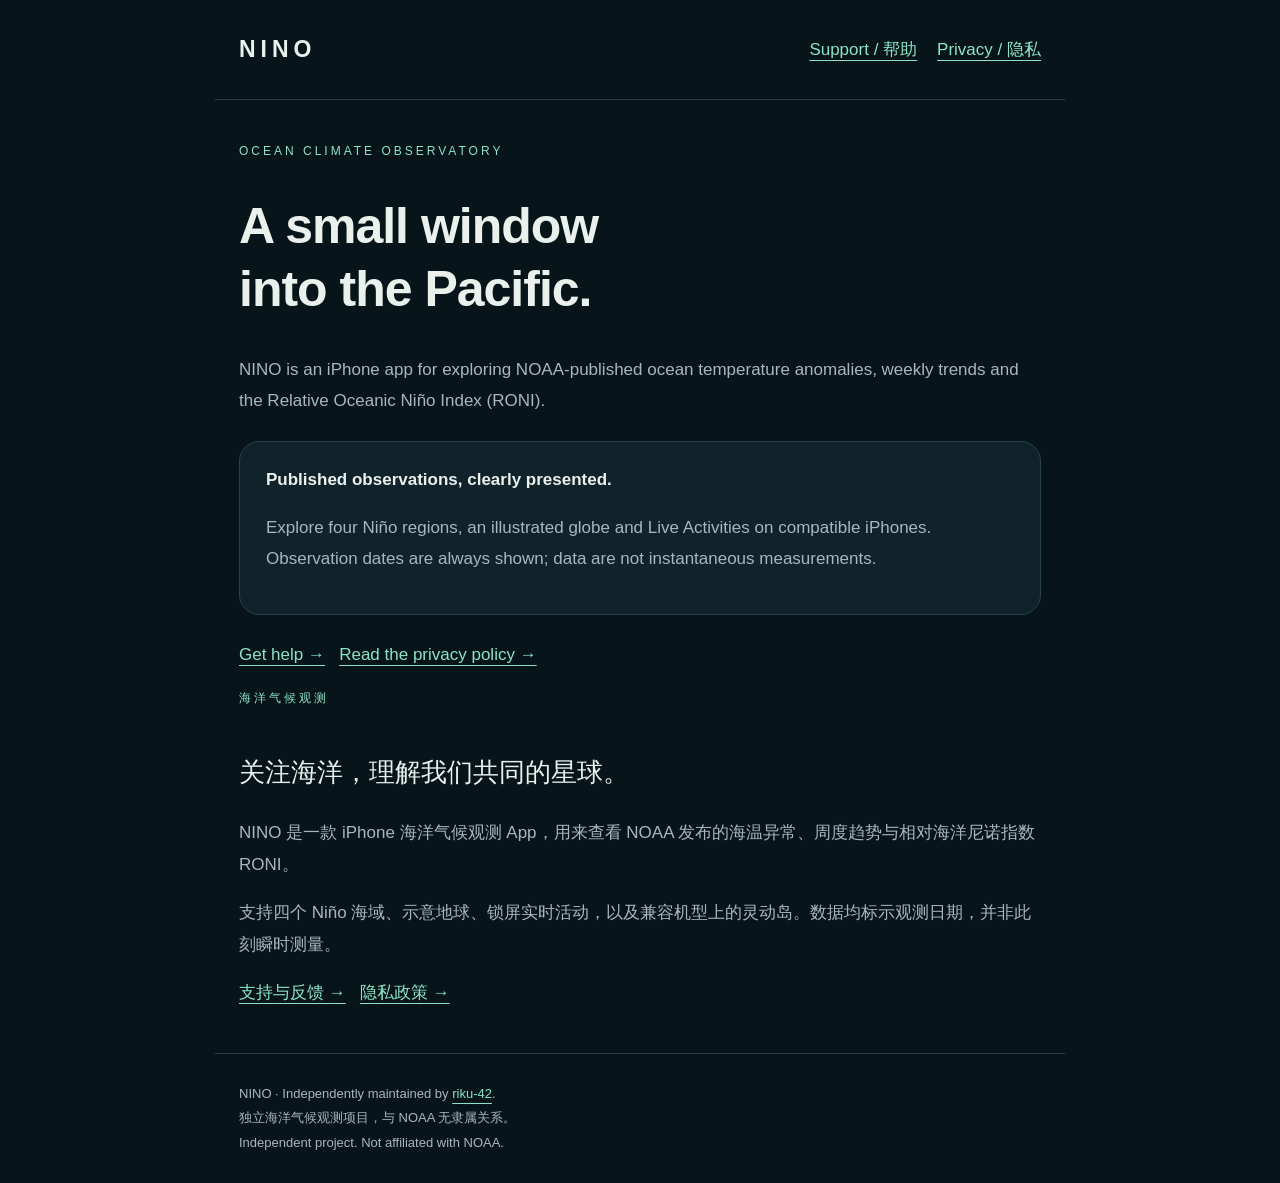
<file: index.html>
<!doctype html><html lang="en"><head><meta charset="utf-8"><meta name="viewport" content="width=device-width,initial-scale=1"><meta name="description" content="NINO ocean climate monitor — official support and privacy information, in English and Simplified Chinese."><title>Ocean Climate Observatory · NINO</title><link rel="icon" href="icon.png"><link rel="stylesheet" href="style.css"></head><body><a class="skip" href="#main">Skip to content</a><header><a class="brand" href="./">NINO</a><nav aria-label="Main"><a href="support.html">Support / 帮助</a><a href="privacy.html">Privacy / 隐私</a></nav></header><main id="main"><p class="eyebrow">OCEAN CLIMATE OBSERVATORY</p><h1>A small window<br>into the Pacific.</h1><p>NINO is an iPhone app for exploring NOAA-published ocean temperature anomalies, weekly trends and the Relative Oceanic Niño Index (RONI).</p><div class="card"><strong>Published observations, clearly presented.</strong><p>Explore four Niño regions, an illustrated globe and Live Activities on compatible iPhones. Observation dates are always shown; data are not instantaneous measurements.</p></div><p><a href="support.html">Get help →</a> &nbsp; <a href="privacy.html">Read the privacy policy →</a></p><section lang="zh-Hans"><p class="eyebrow">海洋气候观测</p><h2>关注海洋，理解我们共同的星球。</h2><p>NINO 是一款 iPhone 海洋气候观测 App，用来查看 NOAA 发布的海温异常、周度趋势与相对海洋尼诺指数 RONI。</p><p>支持四个 Niño 海域、示意地球、锁屏实时活动，以及兼容机型上的灵动岛。数据均标示观测日期，并非此刻瞬时测量。</p><p><a href="support.html#zh">支持与反馈 →</a> &nbsp; <a href="privacy.html#zh">隐私政策 →</a></p></section></main><footer>NINO · Independently maintained by <a href="https://github.com/riku-42">riku-42</a>.<br><span lang="zh-Hans">独立海洋气候观测项目，与 NOAA 无隶属关系。</span><br>Independent project. Not affiliated with NOAA.</footer></body></html>
</file>
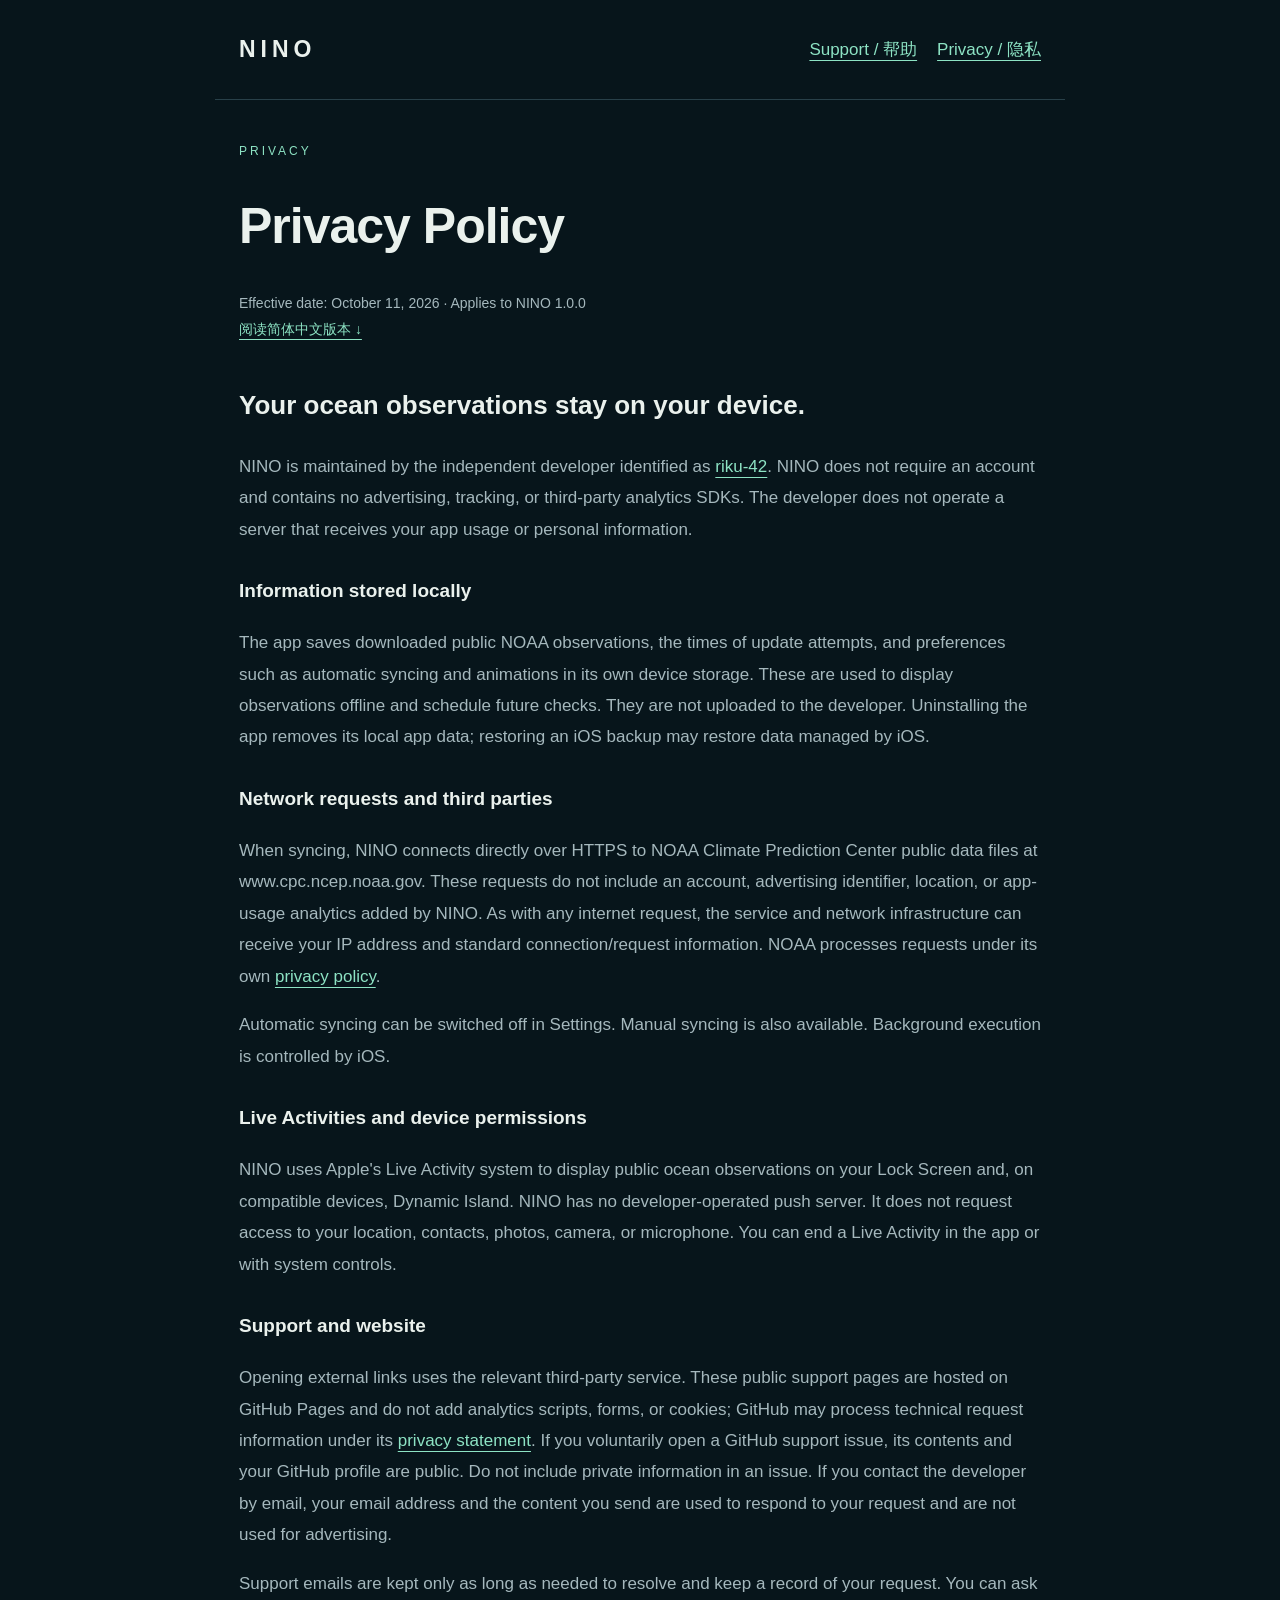
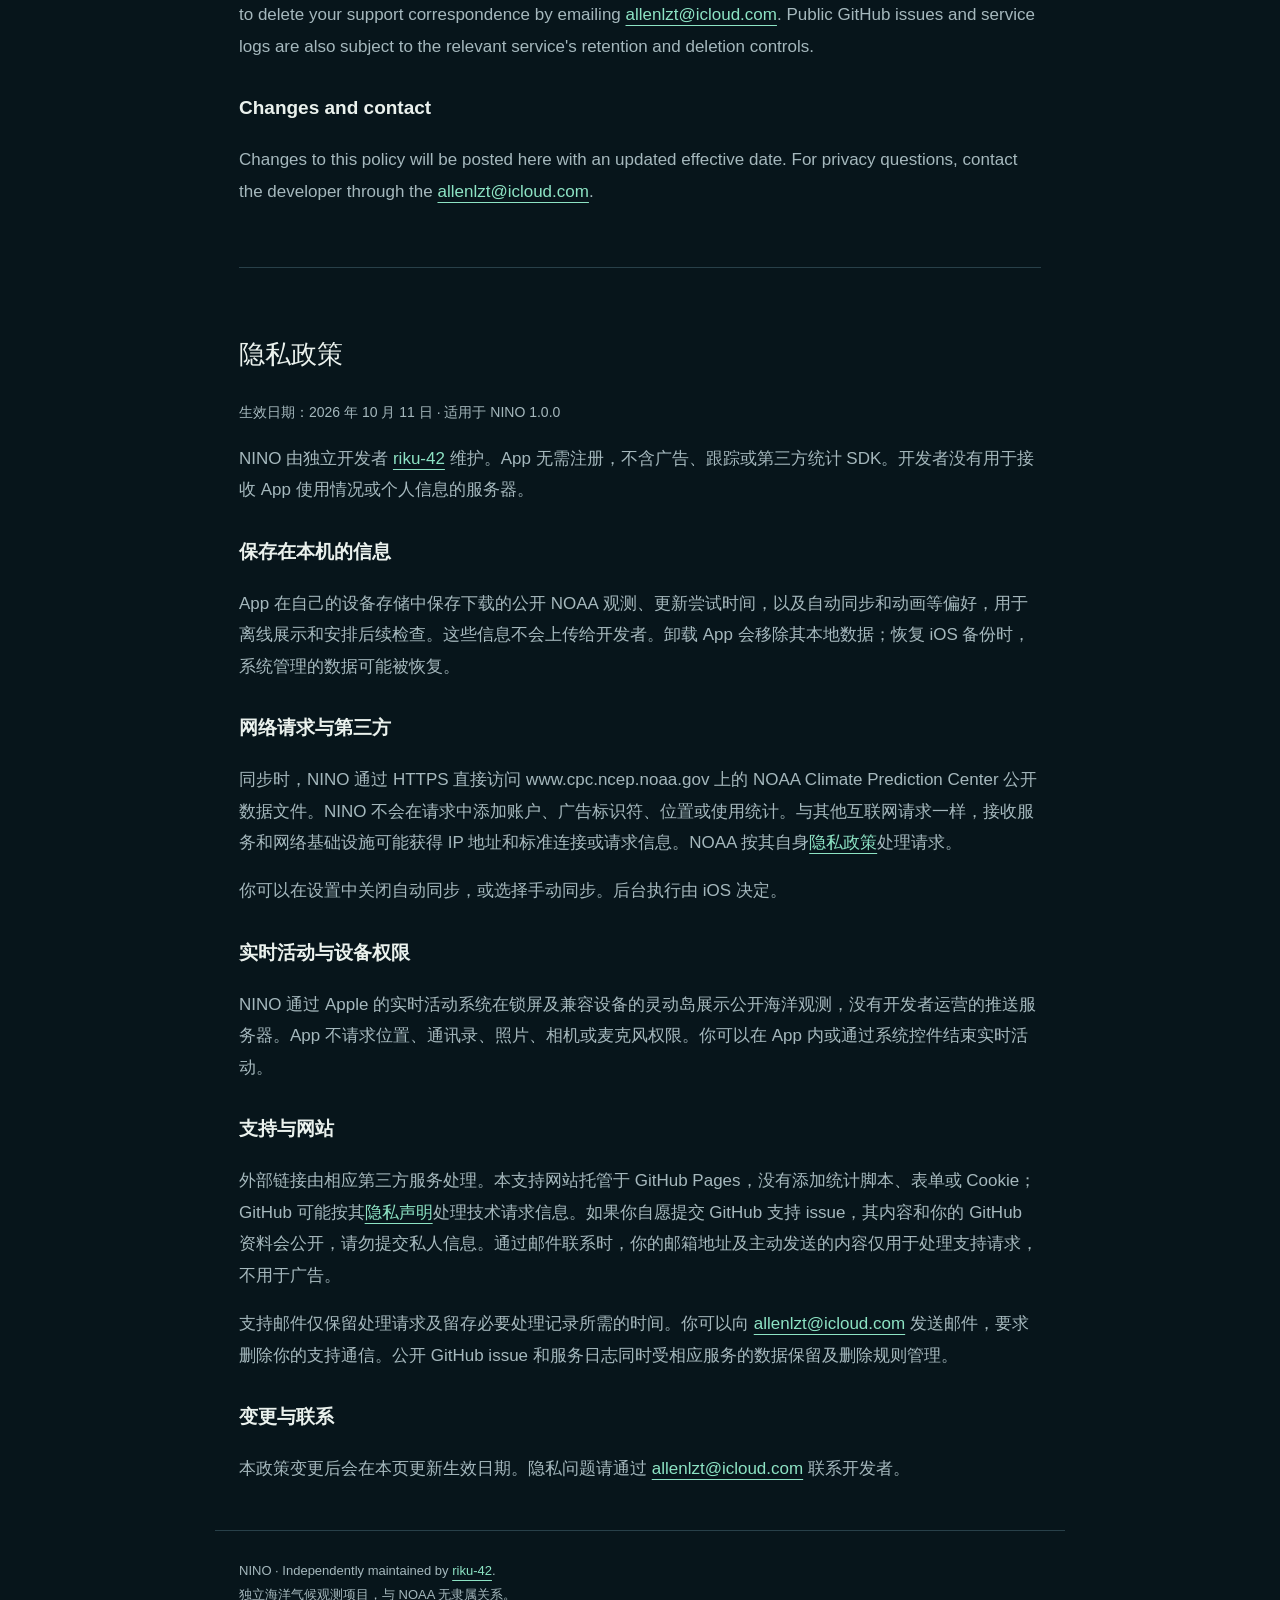
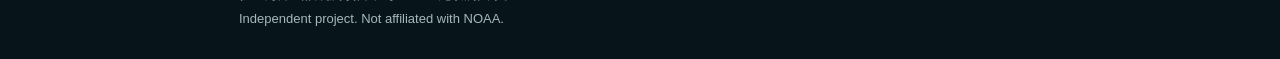
<file: privacy.html>
<!doctype html><html lang="en"><head><meta charset="utf-8"><meta name="viewport" content="width=device-width,initial-scale=1"><meta name="description" content="NINO ocean climate monitor — official support and privacy information, in English and Simplified Chinese."><title>Privacy Policy · NINO</title><link rel="icon" href="icon.png"><link rel="stylesheet" href="style.css"></head><body><a class="skip" href="#main">Skip to content</a><header><a class="brand" href="./">NINO</a><nav aria-label="Main"><a href="support.html">Support / 帮助</a><a href="privacy.html">Privacy / 隐私</a></nav></header><main id="main"><p class="eyebrow">PRIVACY</p><h1>Privacy Policy</h1><p class="note">Effective date: October 11, 2026 · Applies to NINO 1.0.0<br><a href="#zh" lang="zh-Hans">阅读简体中文版本 ↓</a></p>
<section aria-label="English privacy policy"><h2>Your ocean observations stay on your device.</h2><p>NINO is maintained by the independent developer identified as <a href="https://github.com/riku-42">riku-42</a>. NINO does not require an account and contains no advertising, tracking, or third-party analytics SDKs. The developer does not operate a server that receives your app usage or personal information.</p>
<h3>Information stored locally</h3><p>The app saves downloaded public NOAA observations, the times of update attempts, and preferences such as automatic syncing and animations in its own device storage. These are used to display observations offline and schedule future checks. They are not uploaded to the developer. Uninstalling the app removes its local app data; restoring an iOS backup may restore data managed by iOS.</p>
<h3>Network requests and third parties</h3><p>When syncing, NINO connects directly over HTTPS to NOAA Climate Prediction Center public data files at www.cpc.ncep.noaa.gov. These requests do not include an account, advertising identifier, location, or app-usage analytics added by NINO. As with any internet request, the service and network infrastructure can receive your IP address and standard connection/request information. NOAA processes requests under its own <a href="https://www.noaa.gov/protecting-your-privacy">privacy policy</a>.</p><p>Automatic syncing can be switched off in Settings. Manual syncing is also available. Background execution is controlled by iOS.</p>
<h3>Live Activities and device permissions</h3><p>NINO uses Apple's Live Activity system to display public ocean observations on your Lock Screen and, on compatible devices, Dynamic Island. NINO has no developer-operated push server. It does not request access to your location, contacts, photos, camera, or microphone. You can end a Live Activity in the app or with system controls.</p>
<h3>Support and website</h3><p>Opening external links uses the relevant third-party service. These public support pages are hosted on GitHub Pages and do not add analytics scripts, forms, or cookies; GitHub may process technical request information under its <a href="https://docs.github.com/en/site-policy/privacy-policies/github-general-privacy-statement">privacy statement</a>. If you voluntarily open a GitHub support issue, its contents and your GitHub profile are public. Do not include private information in an issue. If you contact the developer by email, your email address and the content you send are used to respond to your request and are not used for advertising.</p>
<p>Support emails are kept only as long as needed to resolve and keep a record of your request. You can ask to delete your support correspondence by emailing <a href="mailto:allenlzt@icloud.com">allenlzt@icloud.com</a>. Public GitHub issues and service logs are also subject to the relevant service's retention and deletion controls.</p><h3>Changes and contact</h3><p>Changes to this policy will be posted here with an updated effective date. For privacy questions, contact the developer through the <a href="mailto:allenlzt@icloud.com">allenlzt@icloud.com</a>.</p></section>
<section id="zh" lang="zh-Hans"><h2>隐私政策</h2><p class="note">生效日期：2026 年 10 月 11 日 · 适用于 NINO 1.0.0</p><p>NINO 由独立开发者 <a href="https://github.com/riku-42">riku-42</a> 维护。App 无需注册，不含广告、跟踪或第三方统计 SDK。开发者没有用于接收 App 使用情况或个人信息的服务器。</p>
<h3>保存在本机的信息</h3><p>App 在自己的设备存储中保存下载的公开 NOAA 观测、更新尝试时间，以及自动同步和动画等偏好，用于离线展示和安排后续检查。这些信息不会上传给开发者。卸载 App 会移除其本地数据；恢复 iOS 备份时，系统管理的数据可能被恢复。</p>
<h3>网络请求与第三方</h3><p>同步时，NINO 通过 HTTPS 直接访问 www.cpc.ncep.noaa.gov 上的 NOAA Climate Prediction Center 公开数据文件。NINO 不会在请求中添加账户、广告标识符、位置或使用统计。与其他互联网请求一样，接收服务和网络基础设施可能获得 IP 地址和标准连接或请求信息。NOAA 按其自身<a href="https://www.noaa.gov/protecting-your-privacy">隐私政策</a>处理请求。</p><p>你可以在设置中关闭自动同步，或选择手动同步。后台执行由 iOS 决定。</p>
<h3>实时活动与设备权限</h3><p>NINO 通过 Apple 的实时活动系统在锁屏及兼容设备的灵动岛展示公开海洋观测，没有开发者运营的推送服务器。App 不请求位置、通讯录、照片、相机或麦克风权限。你可以在 App 内或通过系统控件结束实时活动。</p>
<h3>支持与网站</h3><p>外部链接由相应第三方服务处理。本支持网站托管于 GitHub Pages，没有添加统计脚本、表单或 Cookie；GitHub 可能按其<a href="https://docs.github.com/en/site-policy/privacy-policies/github-general-privacy-statement">隐私声明</a>处理技术请求信息。如果你自愿提交 GitHub 支持 issue，其内容和你的 GitHub 资料会公开，请勿提交私人信息。通过邮件联系时，你的邮箱地址及主动发送的内容仅用于处理支持请求，不用于广告。</p>
<p>支持邮件仅保留处理请求及留存必要处理记录所需的时间。你可以向 <a href="mailto:allenlzt@icloud.com">allenlzt@icloud.com</a> 发送邮件，要求删除你的支持通信。公开 GitHub issue 和服务日志同时受相应服务的数据保留及删除规则管理。</p><h3>变更与联系</h3><p>本政策变更后会在本页更新生效日期。隐私问题请通过 <a href="mailto:allenlzt@icloud.com">allenlzt@icloud.com</a> 联系开发者。</p></section></main><footer>NINO · Independently maintained by <a href="https://github.com/riku-42">riku-42</a>.<br><span lang="zh-Hans">独立海洋气候观测项目，与 NOAA 无隶属关系。</span><br>Independent project. Not affiliated with NOAA.</footer></body></html>
</file>
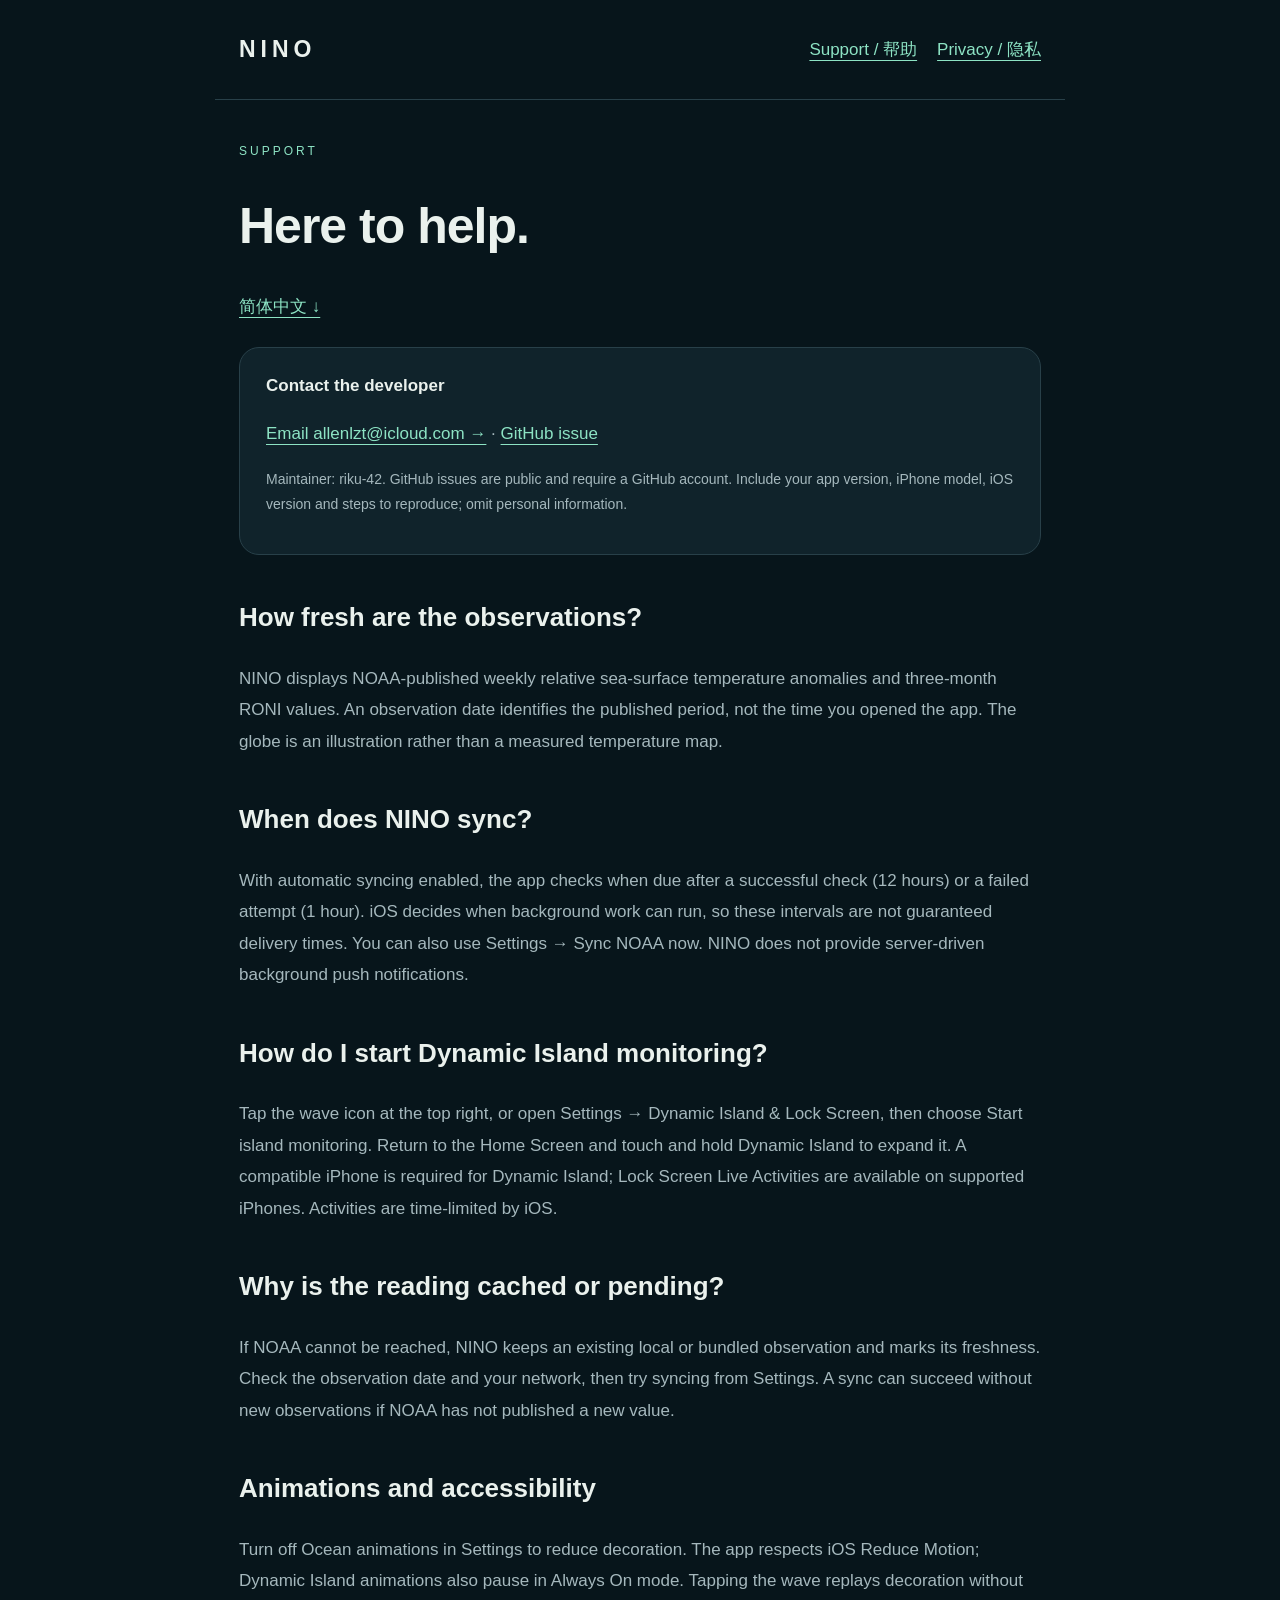
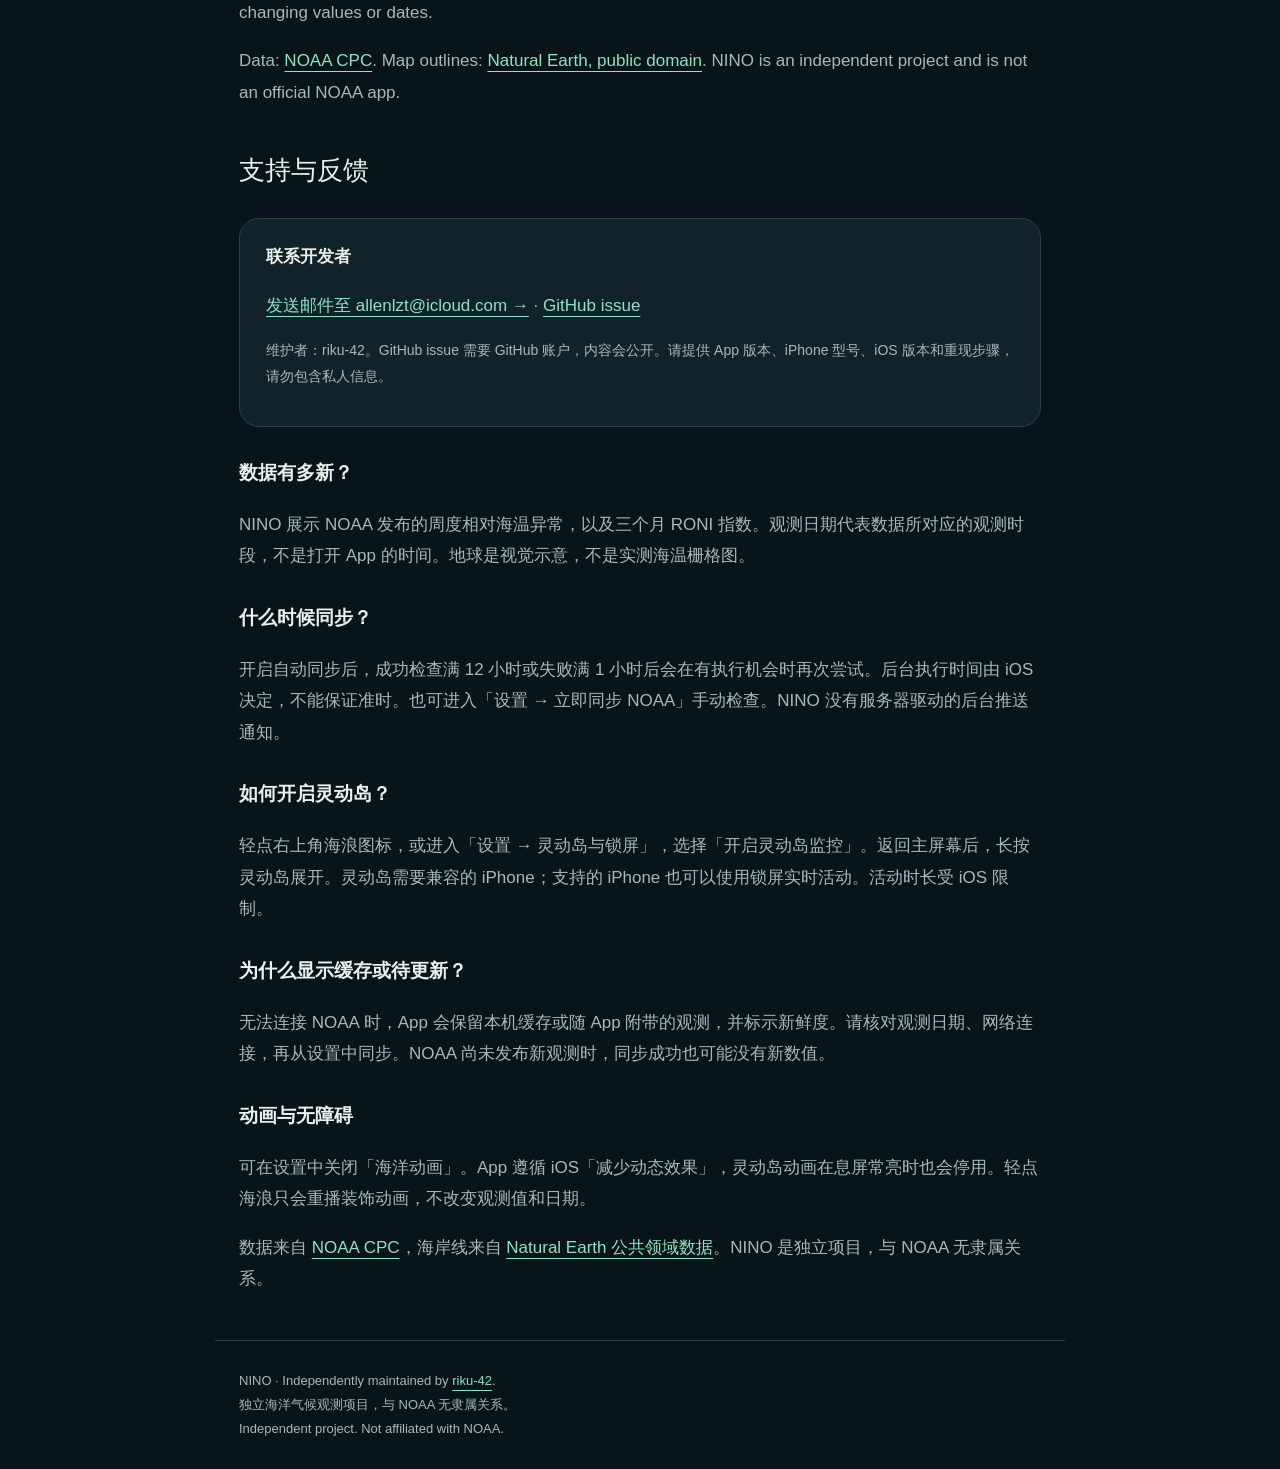
<file: support.html>
<!doctype html><html lang="en"><head><meta charset="utf-8"><meta name="viewport" content="width=device-width,initial-scale=1"><meta name="description" content="NINO ocean climate monitor — official support and privacy information, in English and Simplified Chinese."><title>Support · NINO</title><link rel="icon" href="icon.png"><link rel="stylesheet" href="style.css"></head><body><a class="skip" href="#main">Skip to content</a><header><a class="brand" href="./">NINO</a><nav aria-label="Main"><a href="support.html">Support / 帮助</a><a href="privacy.html">Privacy / 隐私</a></nav></header><main id="main"><p class="eyebrow">SUPPORT</p><h1>Here to help.</h1><p><a href="#zh" lang="zh-Hans">简体中文 ↓</a></p><div class="card"><strong>Contact the developer</strong><p><a href="mailto:allenlzt@icloud.com">Email allenlzt@icloud.com →</a> · <a href="https://github.com/riku-42/nino-support/issues/new">GitHub issue</a></p><p class="note">Maintainer: riku-42. GitHub issues are public and require a GitHub account. Include your app version, iPhone model, iOS version and steps to reproduce; omit personal information.</p></div>
<h2>How fresh are the observations?</h2><p>NINO displays NOAA-published weekly relative sea-surface temperature anomalies and three-month RONI values. An observation date identifies the published period, not the time you opened the app. The globe is an illustration rather than a measured temperature map.</p>
<h2>When does NINO sync?</h2><p>With automatic syncing enabled, the app checks when due after a successful check (12 hours) or a failed attempt (1 hour). iOS decides when background work can run, so these intervals are not guaranteed delivery times. You can also use Settings → Sync NOAA now. NINO does not provide server-driven background push notifications.</p>
<h2>How do I start Dynamic Island monitoring?</h2><p>Tap the wave icon at the top right, or open Settings → Dynamic Island &amp; Lock Screen, then choose Start island monitoring. Return to the Home Screen and touch and hold Dynamic Island to expand it. A compatible iPhone is required for Dynamic Island; Lock Screen Live Activities are available on supported iPhones. Activities are time-limited by iOS.</p>
<h2>Why is the reading cached or pending?</h2><p>If NOAA cannot be reached, NINO keeps an existing local or bundled observation and marks its freshness. Check the observation date and your network, then try syncing from Settings. A sync can succeed without new observations if NOAA has not published a new value.</p>
<h2>Animations and accessibility</h2><p>Turn off Ocean animations in Settings to reduce decoration. The app respects iOS Reduce Motion; Dynamic Island animations also pause in Always On mode. Tapping the wave replays decoration without changing values or dates.</p>
<p>Data: <a href="https://www.cpc.ncep.noaa.gov/products/analysis_monitoring/enso/roni/">NOAA CPC</a>. Map outlines: <a href="https://www.naturalearthdata.com/about/terms-of-use/">Natural Earth, public domain</a>. NINO is an independent project and is not an official NOAA app.</p>
<section id="zh" lang="zh-Hans"><h2>支持与反馈</h2><div class="card"><strong>联系开发者</strong><p><a href="mailto:allenlzt@icloud.com">发送邮件至 allenlzt@icloud.com →</a> · <a href="https://github.com/riku-42/nino-support/issues/new">GitHub issue</a></p><p class="note">维护者：riku-42。GitHub issue 需要 GitHub 账户，内容会公开。请提供 App 版本、iPhone 型号、iOS 版本和重现步骤，请勿包含私人信息。</p></div>
<h3>数据有多新？</h3><p>NINO 展示 NOAA 发布的周度相对海温异常，以及三个月 RONI 指数。观测日期代表数据所对应的观测时段，不是打开 App 的时间。地球是视觉示意，不是实测海温栅格图。</p>
<h3>什么时候同步？</h3><p>开启自动同步后，成功检查满 12 小时或失败满 1 小时后会在有执行机会时再次尝试。后台执行时间由 iOS 决定，不能保证准时。也可进入「设置 → 立即同步 NOAA」手动检查。NINO 没有服务器驱动的后台推送通知。</p>
<h3>如何开启灵动岛？</h3><p>轻点右上角海浪图标，或进入「设置 → 灵动岛与锁屏」，选择「开启灵动岛监控」。返回主屏幕后，长按灵动岛展开。灵动岛需要兼容的 iPhone；支持的 iPhone 也可以使用锁屏实时活动。活动时长受 iOS 限制。</p>
<h3>为什么显示缓存或待更新？</h3><p>无法连接 NOAA 时，App 会保留本机缓存或随 App 附带的观测，并标示新鲜度。请核对观测日期、网络连接，再从设置中同步。NOAA 尚未发布新观测时，同步成功也可能没有新数值。</p>
<h3>动画与无障碍</h3><p>可在设置中关闭「海洋动画」。App 遵循 iOS「减少动态效果」，灵动岛动画在息屏常亮时也会停用。轻点海浪只会重播装饰动画，不改变观测值和日期。</p><p>数据来自 <a href="https://www.cpc.ncep.noaa.gov/products/analysis_monitoring/enso/roni/">NOAA CPC</a>，海岸线来自 <a href="https://www.naturalearthdata.com/about/terms-of-use/">Natural Earth 公共领域数据</a>。NINO 是独立项目，与 NOAA 无隶属关系。</p></section></main><footer>NINO · Independently maintained by <a href="https://github.com/riku-42">riku-42</a>.<br><span lang="zh-Hans">独立海洋气候观测项目，与 NOAA 无隶属关系。</span><br>Independent project. Not affiliated with NOAA.</footer></body></html>
</file>
<file: style.css>
:root{color-scheme:dark;--bg:#07151b;--panel:#10232b;--ink:#eaf1ed;--muted:#a5b8bd;--mint:#8de3c4}
*{box-sizing:border-box}body{margin:0;background:var(--bg);color:var(--ink);font:17px/1.85 -apple-system,BlinkMacSystemFont,"Segoe UI",sans-serif}
header,main,footer{max-width:850px;margin:auto;padding:28px 24px}header{display:flex;align-items:center;gap:24px;justify-content:space-between;flex-wrap:wrap;border-bottom:1px solid #284049}
nav{display:flex;gap:20px;flex-wrap:wrap}a{color:var(--mint);text-underline-offset:5px}a:hover{text-decoration-thickness:2px}a:focus-visible{outline:3px solid var(--mint);outline-offset:5px}
.brand{font-size:23px;letter-spacing:5px;color:var(--ink);text-decoration:none;font-weight:650}.eyebrow{font-size:12px;letter-spacing:3px;color:var(--mint)}
h1{font-size:clamp(32px,6vw,50px);line-height:1.25;font-weight:550;letter-spacing:-1px}h2{font-size:26px;font-weight:550;margin-top:38px}h3{font-size:19px;font-weight:600;margin-top:28px}
p,li{color:var(--muted)}strong{color:var(--ink)}.card{padding:22px 26px;border:1px solid #284049;background:var(--panel);border-radius:20px;margin:24px 0}.note{font-size:14px}
section+section{margin-top:60px;border-top:1px solid #284049;padding-top:24px}footer{font-size:13px;border-top:1px solid #284049;color:var(--muted)}.skip{position:absolute;left:-10000px}.skip:focus{left:20px;top:10px;background:var(--bg);padding:12px}
@media(max-width:450px){header,main,footer{padding:22px 18px}.card{padding:18px}nav{gap:14px}body{font-size:16px}}
</file>
